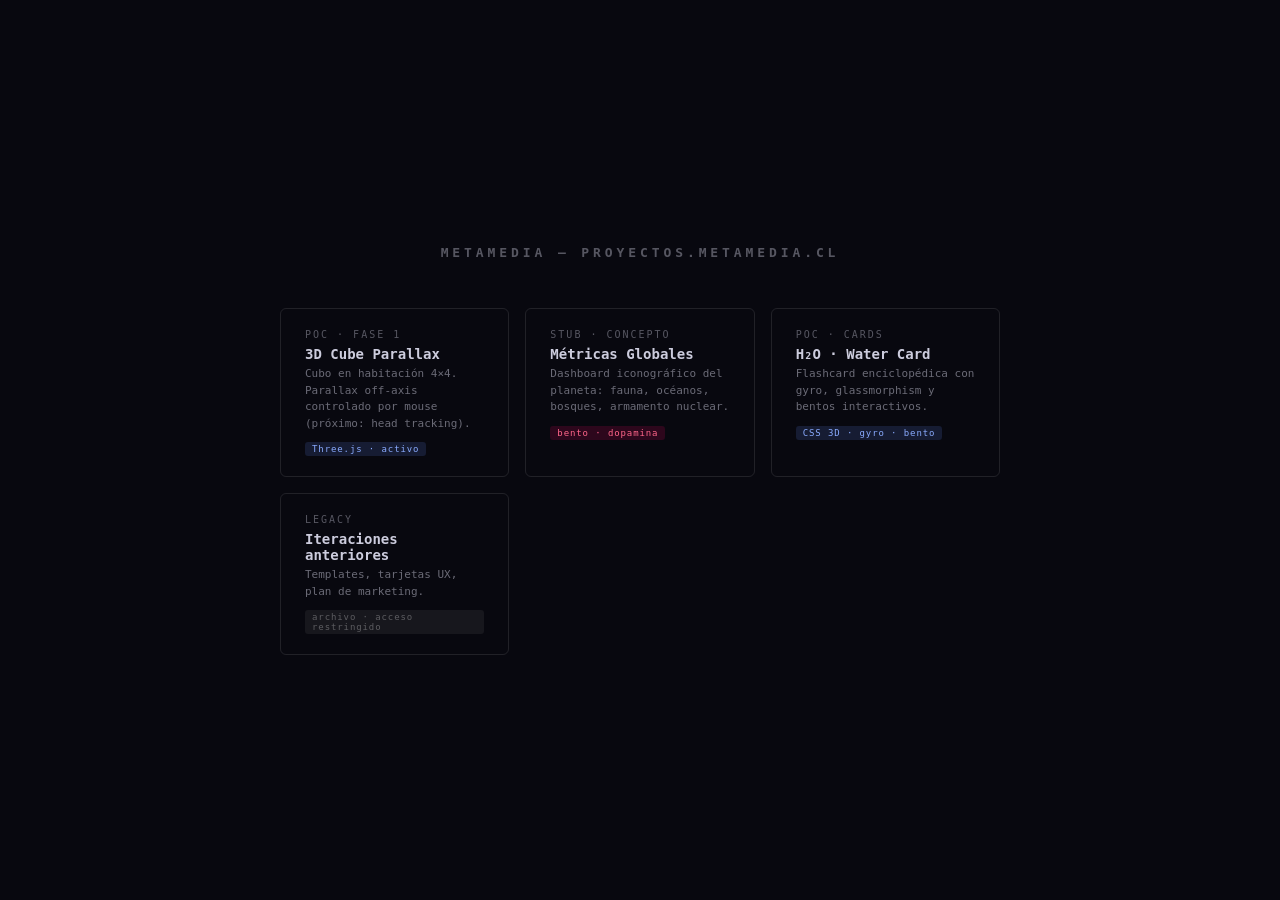
<file: index.html>
<!DOCTYPE html>
<html lang="es">
<head>
  <meta charset="UTF-8" />
  <meta name="viewport" content="width=device-width, initial-scale=1.0" />
  <title>Metamedia</title>
  <style>
    * { margin: 0; padding: 0; box-sizing: border-box; }
    body {
      background: #08080f;
      color: #ccd;
      font-family: monospace;
      min-height: 100vh;
      display: flex;
      flex-direction: column;
      align-items: center;
      justify-content: center;
      gap: 48px;
    }
    h1 { font-size: 13px; letter-spacing: 0.3em; opacity: 0.4; text-transform: uppercase; }
    .grid {
      display: grid;
      grid-template-columns: repeat(auto-fit, minmax(220px, 1fr));
      gap: 16px;
      width: min(720px, 90vw);
    }
    .card {
      display: block;
      border: 1px solid rgba(255,255,255,0.1);
      border-radius: 6px;
      padding: 20px 24px;
      text-decoration: none;
      color: inherit;
      transition: border-color 0.2s, background 0.2s;
      cursor: pointer;
    }
    .card:hover { border-color: rgba(100,140,255,0.5); background: rgba(100,140,255,0.05); }
    .card-label { font-size: 10px; letter-spacing: 0.2em; opacity: 0.4; margin-bottom: 6px; }
    .card-title  { font-size: 14px; font-weight: bold; }
    .card-desc   { font-size: 11px; opacity: 0.5; margin-top: 4px; line-height: 1.5; }
    .tag {
      display: inline-block;
      font-size: 9px;
      letter-spacing: 0.1em;
      padding: 2px 7px;
      border-radius: 3px;
      margin-top: 10px;
      background: rgba(100,140,255,0.15);
      color: #8aabff;
    }
    .tag.legacy  { background: rgba(255,255,255,0.06); color: rgba(255,255,255,0.3); }
    .tag.metrics { background: rgba(255,0,102,0.15);   color: #ff668a; }

    /* Password modal */
    #pw-overlay {
      display: none;
      position: fixed;
      inset: 0;
      background: rgba(0,0,0,0.85);
      backdrop-filter: blur(6px);
      align-items: center;
      justify-content: center;
      z-index: 100;
    }
    #pw-overlay.open { display: flex; }
    #pw-box {
      background: #0f0f18;
      border: 1px solid rgba(255,255,255,0.12);
      border-radius: 8px;
      padding: 32px 36px;
      width: min(340px, 90vw);
      display: flex;
      flex-direction: column;
      gap: 16px;
    }
    #pw-box p { font-size: 11px; opacity: 0.5; letter-spacing: 0.1em; text-transform: uppercase; }
    #pw-input {
      background: rgba(255,255,255,0.04);
      border: 1px solid rgba(255,255,255,0.1);
      border-radius: 4px;
      padding: 10px 14px;
      color: #ccd;
      font-family: monospace;
      font-size: 14px;
      outline: none;
      width: 100%;
      letter-spacing: 0.1em;
    }
    #pw-input:focus { border-color: rgba(100,140,255,0.4); }
    #pw-input.error { border-color: rgba(255,80,80,0.5); animation: shake 0.3s ease; }
    @keyframes shake {
      0%,100% { transform: translateX(0); }
      25%      { transform: translateX(-6px); }
      75%      { transform: translateX(6px); }
    }
    #pw-actions { display: flex; gap: 10px; justify-content: flex-end; }
    .btn {
      font-family: monospace;
      font-size: 11px;
      letter-spacing: 0.1em;
      padding: 8px 16px;
      border-radius: 4px;
      border: 1px solid rgba(255,255,255,0.1);
      background: transparent;
      color: #ccd;
      cursor: pointer;
      text-transform: uppercase;
    }
    .btn:hover { background: rgba(255,255,255,0.05); }
    .btn.accent { background: rgba(100,140,255,0.2); border-color: rgba(100,140,255,0.4); color: #8aabff; }
    .btn.accent:hover { background: rgba(100,140,255,0.3); }
  </style>
</head>
<body>

  <h1>Metamedia — proyectos.metamedia.cl</h1>

  <div class="grid">

    <a class="card" href="./poc/3d-cube-parallax/index.html">
      <div class="card-label">POC · FASE 1</div>
      <div class="card-title">3D Cube Parallax</div>
      <div class="card-desc">Cubo en habitación 4×4. Parallax off-axis controlado por mouse (próximo: head tracking).</div>
      <span class="tag">Three.js · activo</span>
    </a>

    <a class="card" href="./metrics-dashboard/index.html">
      <div class="card-label">STUB · CONCEPTO</div>
      <div class="card-title">Métricas Globales</div>
      <div class="card-desc">Dashboard iconográfico del planeta: fauna, océanos, bosques, armamento nuclear.</div>
      <span class="tag metrics">bento · dopamina</span>
    </a>

    <a class="card" href="./poc/water-cards/index.html">
      <div class="card-label">POC · CARDS</div>
      <div class="card-title">H₂O · Water Card</div>
      <div class="card-desc">Flashcard enciclopédica con gyro, glassmorphism y bentos interactivos.</div>
      <span class="tag">CSS 3D · gyro · bento</span>
    </a>

    <div class="card" id="legacy-card">
      <div class="card-label">LEGACY</div>
      <div class="card-title">Iteraciones anteriores</div>
      <div class="card-desc">Templates, tarjetas UX, plan de marketing.</div>
      <span class="tag legacy">archivo · acceso restringido</span>
    </div>

  </div>

  <!-- Password modal -->
  <div id="pw-overlay">
    <div id="pw-box">
      <p>Acceso restringido — contraseña</p>
      <input id="pw-input" type="password" placeholder="••••••••••" autocomplete="off" />
      <div id="pw-actions">
        <button class="btn" id="pw-cancel">Cancelar</button>
        <button class="btn accent" id="pw-ok">Entrar</button>
      </div>
    </div>
  </div>

  <script>
    const HASH = '1b19aeea5c9ef8628a34c58e6f5e72e2f4cf9cbf'; // sha1("metamedia")

    async function sha1(str) {
      const buf = await crypto.subtle.digest('SHA-1', new TextEncoder().encode(str));
      return Array.from(new Uint8Array(buf)).map(b => b.toString(16).padStart(2, '0')).join('');
    }

    const overlay   = document.getElementById('pw-overlay');
    const input     = document.getElementById('pw-input');
    const btnOk     = document.getElementById('pw-ok');
    const btnCancel = document.getElementById('pw-cancel');

    document.getElementById('legacy-card').addEventListener('click', () => {
      overlay.classList.add('open');
      input.value = '';
      input.classList.remove('error');
      setTimeout(() => input.focus(), 80);
    });

    async function tryEnter() {
      const hash = await sha1(input.value.trim());
      if (hash === HASH) {
        overlay.classList.remove('open');
        window.location.href = './web/index.html';
      } else {
        input.classList.add('error');
        setTimeout(() => input.classList.remove('error'), 400);
        input.select();
      }
    }

    btnOk.addEventListener('click', tryEnter);
    btnCancel.addEventListener('click', () => overlay.classList.remove('open'));
    input.addEventListener('keydown', e => { if (e.key === 'Enter') tryEnter(); });
    overlay.addEventListener('click', e => { if (e.target === overlay) overlay.classList.remove('open'); });
  </script>

</body>
</html>
</file>
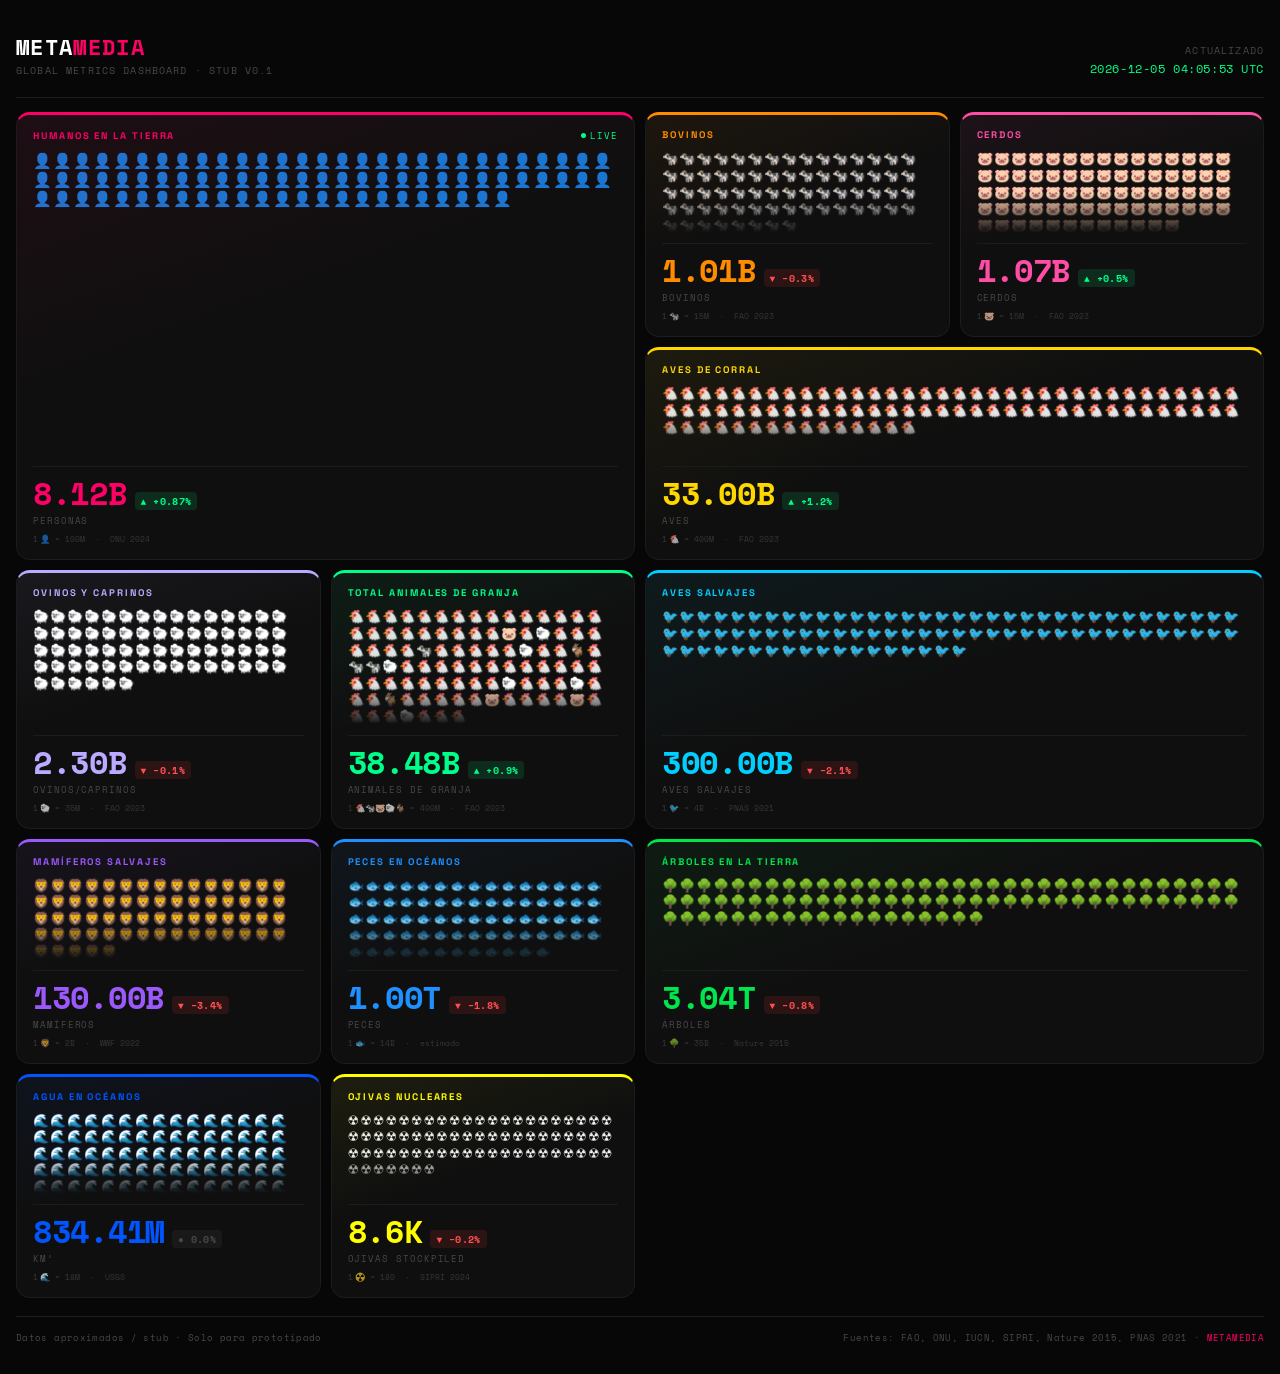
<file: metrics-dashboard/index.html>
<!DOCTYPE html>
<html lang="es">
<head>
  <meta charset="UTF-8">
  <meta name="viewport" content="width=device-width, initial-scale=1.0">
  <title>Metamedia — Métricas Globales</title>
  <link rel="preconnect" href="https://fonts.googleapis.com">
  <link rel="preconnect" href="https://fonts.gstatic.com" crossorigin>
  <link href="https://fonts.googleapis.com/css2?family=Space+Mono:wght@400;700&family=Space+Grotesk:wght@400;500;700;800&display=swap" rel="stylesheet">
  <style>
    *, *::before, *::after { margin: 0; padding: 0; box-sizing: border-box; }

    :root {
      --bg: #070707;
      --surface: #0f0f0f;
      --border: #1c1c1c;
      --text: #f0f0f0;
      --muted: #484848;
      --font-mono: 'Space Mono', 'Courier New', monospace;
      --font-sans: 'Space Grotesk', system-ui, sans-serif;
    }

    body {
      background: var(--bg);
      color: var(--text);
      font-family: var(--font-sans);
      min-height: 100vh;
      padding: 16px;
      max-width: 1440px;
      margin: 0 auto;
    }

    /* ─── HEADER ──────────────────────────────── */
    header {
      display: flex;
      justify-content: space-between;
      align-items: flex-end;
      padding: 20px 0 20px;
      border-bottom: 1px solid var(--border);
      margin-bottom: 14px;
      flex-wrap: wrap;
      gap: 10px;
    }

    .logo {
      font-family: var(--font-mono);
      font-weight: 700;
      font-size: clamp(1rem, 3vw, 1.4rem);
      letter-spacing: 0.06em;
      color: #fff;
      line-height: 1;
    }
    .logo em { color: #FF0066; font-style: normal; }

    .header-right { text-align: right; }

    .header-sub {
      font-family: var(--font-mono);
      font-size: 0.6rem;
      color: var(--muted);
      letter-spacing: 0.12em;
      text-transform: uppercase;
    }
    #clock {
      font-family: var(--font-mono);
      font-size: 0.72rem;
      color: #00FF88;
      margin-top: 3px;
      letter-spacing: 0.05em;
    }

    /* ─── BENTO GRID ──────────────────────────── */
    .bento {
      display: grid;
      grid-template-columns: 1fr;
      grid-auto-rows: minmax(200px, auto);
      gap: 10px;
    }

    @media (min-width: 580px) {
      .bento { grid-template-columns: repeat(2, 1fr); }
      .c2 { grid-column: span 2; }
    }

    @media (min-width: 960px) {
      .bento { grid-template-columns: repeat(4, 1fr); }
      .c2 { grid-column: span 2; }
      .r2 { grid-row: span 2; }
    }

    /* ─── CARD ────────────────────────────────── */
    .card {
      --accent: #FF0066;
      background: var(--surface);
      border: 1px solid var(--border);
      border-top: 3px solid var(--accent);
      border-radius: 14px;
      padding: 14px 16px 14px;
      display: flex;
      flex-direction: column;
      gap: 10px;
      overflow: hidden;
      position: relative;
      cursor: default;
      transition: transform 0.15s ease, box-shadow 0.15s ease;
      animation: cardIn 0.5s ease-out both;
    }

    .card:hover {
      transform: translateY(-2px);
      box-shadow: 0 8px 32px -8px color-mix(in srgb, var(--accent) 30%, transparent);
    }

    /* Top glow tint */
    .card::after {
      content: '';
      position: absolute;
      inset: 0;
      background: linear-gradient(160deg,
        color-mix(in srgb, var(--accent) 6%, transparent) 0%,
        transparent 45%);
      pointer-events: none;
      border-radius: 13px;
    }

    @keyframes cardIn {
      from { opacity: 0; transform: translateY(10px); }
      to   { opacity: 1; transform: translateY(0); }
    }

    /* ─── CARD HEADER ─────────────────────────── */
    .card-header {
      display: flex;
      justify-content: space-between;
      align-items: center;
      position: relative;
      z-index: 2;
    }

    .card-label {
      font-size: 0.6rem;
      font-weight: 700;
      letter-spacing: 0.2em;
      text-transform: uppercase;
      color: var(--accent);
    }

    .live-badge {
      display: inline-flex;
      align-items: center;
      gap: 4px;
      font-family: var(--font-mono);
      font-size: 0.55rem;
      color: #00FF88;
      letter-spacing: 0.12em;
    }
    .live-badge .dot {
      width: 5px; height: 5px;
      border-radius: 50%;
      background: #00FF88;
      animation: pulse 1.4s infinite;
    }
    @keyframes pulse {
      0%, 100% { opacity: 1; transform: scale(1); }
      50%       { opacity: 0.25; transform: scale(0.8); }
    }

    /* ─── ICON VISUALIZATION ──────────────────── */
    .icon-viz {
      flex: 1;
      display: flex;
      flex-wrap: wrap;
      gap: 1px;
      align-content: flex-start;
      overflow: hidden;
      position: relative;
      min-height: 70px;
    }

    /* Fade out at bottom */
    .icon-viz::after {
      content: '';
      position: absolute;
      bottom: 0; left: 0; right: 0;
      height: 40px;
      background: linear-gradient(to bottom,
        transparent,
        var(--surface));
      pointer-events: none;
    }

    .icon-unit {
      font-size: 13px;
      line-height: 1.2;
      user-select: none;
    }

    /* Large cards get slightly bigger icons */
    .r2 .icon-unit { font-size: 15px; }

    /* ─── METRIC BLOCK (brutalista / bolsa) ───── */
    .metric-block {
      border-top: 1px solid var(--border);
      padding-top: 10px;
      position: relative;
      z-index: 2;
    }

    .metric-row {
      display: flex;
      align-items: baseline;
      gap: 8px;
      flex-wrap: wrap;
    }

    .metric-value {
      font-family: var(--font-mono);
      font-size: clamp(1.3rem, 4vw, 2rem);
      font-weight: 700;
      color: var(--accent);
      letter-spacing: -0.04em;
      line-height: 1;
      font-variant-numeric: tabular-nums;
    }

    .metric-delta {
      font-family: var(--font-mono);
      font-size: 0.6rem;
      font-weight: 700;
      padding: 2px 6px;
      border-radius: 4px;
      letter-spacing: 0.04em;
    }
    .d-up   { background: rgba(0,255,136,0.12); color: #00FF88; }
    .d-down { background: rgba(255,60,60,0.12);  color: #FF5050; }
    .d-flat { background: rgba(120,120,120,0.1); color: var(--muted); }

    .metric-unit {
      font-family: var(--font-mono);
      font-size: 0.58rem;
      color: var(--muted);
      text-transform: uppercase;
      letter-spacing: 0.1em;
      margin-top: 4px;
    }

    .icon-scale {
      font-family: var(--font-mono);
      font-size: 0.52rem;
      color: var(--muted);
      margin-top: 6px;
      opacity: 0.7;
    }

    /* ─── FOOTER ──────────────────────────────── */
    footer {
      margin-top: 18px;
      padding: 14px 0;
      border-top: 1px solid var(--border);
      display: flex;
      justify-content: space-between;
      align-items: center;
      flex-wrap: wrap;
      gap: 8px;
    }
    .footer-txt {
      font-family: var(--font-mono);
      font-size: 0.58rem;
      color: var(--muted);
      letter-spacing: 0.04em;
    }
    .footer-txt em { color: #FF0066; font-style: normal; }
  </style>
</head>
<body>

<header>
  <div>
    <div class="logo">META<em>MEDIA</em></div>
    <div class="header-sub" style="margin-top:5px;">Global Metrics Dashboard · stub v0.1</div>
  </div>
  <div class="header-right">
    <div class="header-sub">Actualizado</div>
    <div id="clock">—</div>
  </div>
</header>

<main class="bento" id="bento"></main>

<footer>
  <span class="footer-txt">Datos aproximados / stub · Solo para prototipado</span>
  <span class="footer-txt">Fuentes: FAO, ONU, IUCN, SIPRI, Nature 2015, PNAS 2021 · <em>METAMEDIA</em></span>
</footer>

<script>
// ─── MOCK DATA ─────────────────────────────────────────────────────────────
const METRICS = [
  {
    id: 'humans',
    label: 'Humanos en la Tierra',
    icon: '👤',
    value: 8_119_000_000,
    unit: 'personas',
    color: '#FF0066',
    unitsPerIcon: 100_000_000,   // 1 icon = 100M → ~81 icons
    span: 2, tall: true,
    live: true, liveRate: 4.5,   // net births/sec
    delta: { dir: 'up',   pct: '+0.87%' },
    source: 'ONU 2024',
  },
  {
    id: 'cattle',
    label: 'Bovinos',
    icon: '🐄',
    value: 1_008_000_000,
    unit: 'bovinos',
    color: '#FF8C00',
    unitsPerIcon: 15_000_000,
    delta: { dir: 'down', pct: '−0.3%' },
    source: 'FAO 2023',
  },
  {
    id: 'pigs',
    label: 'Cerdos',
    icon: '🐷',
    value: 1_070_000_000,
    unit: 'cerdos',
    color: '#FF4DA6',
    unitsPerIcon: 15_000_000,
    delta: { dir: 'up',   pct: '+0.5%' },
    source: 'FAO 2023',
  },
  {
    id: 'poultry',
    label: 'Aves de Corral',
    icon: '🐔',
    value: 33_000_000_000,
    unit: 'aves',
    color: '#FFD700',
    unitsPerIcon: 400_000_000,
    span: 2,
    delta: { dir: 'up',   pct: '+1.2%' },
    source: 'FAO 2023',
  },
  {
    id: 'sheep',
    label: 'Ovinos y Caprinos',
    icon: '🐑',
    value: 2_300_000_000,
    unit: 'ovinos/caprinos',
    color: '#BBAAFF',
    unitsPerIcon: 35_000_000,
    delta: { dir: 'down', pct: '−0.1%' },
    source: 'FAO 2023',
  },
  {
    id: 'farm',
    label: 'Total Animales de Granja',
    multiIcon: true,
    icons: [
      { emoji: '🐔', value: 33_000_000_000 },
      { emoji: '🐄', value: 1_008_000_000 },
      { emoji: '🐷', value: 1_070_000_000 },
      { emoji: '🐑', value: 2_300_000_000 },
      { emoji: '🐐', value: 1_100_000_000 },
    ],
    value: 38_478_000_000,
    unit: 'animales de granja',
    color: '#00FF88',
    unitsPerIcon: 400_000_000,
    delta: { dir: 'up',   pct: '+0.9%' },
    source: 'FAO 2023',
  },
  {
    id: 'wild-birds',
    label: 'Aves Salvajes',
    icon: '🐦',
    value: 300_000_000_000,
    unit: 'aves salvajes',
    color: '#00CFFF',
    unitsPerIcon: 3_500_000_000,
    span: 2,
    delta: { dir: 'down', pct: '−2.1%' },
    source: 'PNAS 2021',
  },
  {
    id: 'wild-mammals',
    label: 'Mamíferos Salvajes',
    icon: '🦁',
    value: 130_000_000_000,
    unit: 'mamíferos',
    color: '#9B59FC',
    unitsPerIcon: 2_000_000_000,
    delta: { dir: 'down', pct: '−3.4%' },
    source: 'WWF 2022',
  },
  {
    id: 'fish',
    label: 'Peces en Océanos',
    icon: '🐟',
    value: 1_000_000_000_000,
    unit: 'peces',
    color: '#1E90FF',
    unitsPerIcon: 14_000_000_000,
    delta: { dir: 'down', pct: '−1.8%' },
    source: 'estimado',
  },
  {
    id: 'trees',
    label: 'Árboles en la Tierra',
    icon: '🌳',
    value: 3_040_000_000_000,
    unit: 'árboles',
    color: '#00E64D',
    unitsPerIcon: 35_000_000_000,
    span: 2,
    delta: { dir: 'down', pct: '−0.8%' },
    source: 'Nature 2015',
  },
  {
    id: 'ocean',
    label: 'Agua en Océanos',
    icon: '🌊',
    value: 1_335_000_000,
    unit: 'km³',
    color: '#0055FF',
    unitsPerIcon: 18_000_000,
    delta: { dir: 'flat', pct: '  0.0%' },
    source: 'USGS',
  },
  {
    id: 'nuclear',
    label: 'Ojivas Nucleares',
    icon: '☢️',
    value: 12_512,
    unit: 'ojivas stockpiled',
    color: '#FFFF00',
    unitsPerIcon: 180,
    delta: { dir: 'down', pct: '−0.2%' },
    source: 'SIPRI 2024',
  },
];

// ─── FORMATTERS ────────────────────────────────────────────────────────────
function fmtShort(n) {
  if (n >= 1e12) return (n / 1e12).toFixed(2) + 'T';
  if (n >= 1e9)  return (n / 1e9).toFixed(2)  + 'B';
  if (n >= 1e6)  return (n / 1e6).toFixed(2)  + 'M';
  if (n >= 1e3)  return (n / 1e3).toFixed(1)  + 'K';
  return Math.round(n).toLocaleString('es-CL');
}

function fmtScale(n) {
  if (n >= 1e12) return (n / 1e12).toFixed(0) + 'T';
  if (n >= 1e9)  return (n / 1e9).toFixed(0)  + 'B';
  if (n >= 1e6)  return (n / 1e6).toFixed(0)  + 'M';
  if (n >= 1e3)  return (n / 1e3).toFixed(0)  + 'K';
  return n.toString();
}

// ─── ICON GRID ─────────────────────────────────────────────────────────────
function shuffle(arr) {
  for (let i = arr.length - 1; i > 0; i--) {
    const j = Math.floor(Math.random() * (i + 1));
    [arr[i], arr[j]] = [arr[j], arr[i]];
  }
  return arr;
}

function buildIcons(metric) {
  const MAX = 160;
  const count = Math.min(MAX, Math.max(1, Math.ceil(metric.value / metric.unitsPerIcon)));

  if (metric.multiIcon) {
    const total = metric.icons.reduce((s, ic) => s + ic.value, 0);
    const icons = [];
    let used = 0;
    metric.icons.forEach((ic, idx) => {
      const share = idx < metric.icons.length - 1
        ? Math.round((ic.value / total) * count)
        : count - used;
      for (let i = 0; i < Math.max(0, share); i++) icons.push(ic.emoji);
      used += share;
    });
    return shuffle(icons).map(e => `<span class="icon-unit">${e}</span>`).join('');
  }

  return Array(count).fill(`<span class="icon-unit">${metric.icon}</span>`).join('');
}

// ─── CARD BUILDER ──────────────────────────────────────────────────────────
function buildCard(metric, idx) {
  const card = document.createElement('div');
  card.className = 'card';
  card.style.cssText = `--accent:${metric.color}; animation-delay:${(idx * 0.055).toFixed(2)}s`;
  if (metric.span === 2) card.classList.add('c2');
  if (metric.tall) card.classList.add('r2');

  const dClass = { up: 'd-up', down: 'd-down', flat: 'd-flat' }[metric.delta.dir];
  const dSym   = { up: '▲', down: '▼', flat: '●' }[metric.delta.dir];

  const iconLabel = metric.multiIcon
    ? metric.icons.map(i => i.emoji).join('')
    : metric.icon;

  card.innerHTML = `
    <div class="card-header">
      <span class="card-label">${metric.label}</span>
      ${metric.live ? '<span class="live-badge"><span class="dot"></span>LIVE</span>' : ''}
    </div>
    <div class="icon-viz" id="viz-${metric.id}">${buildIcons(metric)}</div>
    <div class="metric-block">
      <div class="metric-row">
        <span class="metric-value"
              id="val-${metric.id}"
              data-target="${metric.value}"
              data-live="${metric.live || false}"
              data-rate="${metric.liveRate || 0}">0</span>
        <span class="metric-delta ${dClass}">${dSym} ${metric.delta.pct}</span>
      </div>
      <div class="metric-unit">${metric.unit}</div>
      <div class="icon-scale">
        1&thinsp;${iconLabel} = ${fmtScale(metric.unitsPerIcon)} &nbsp;·&nbsp; ${metric.source}
      </div>
    </div>
  `;
  return card;
}

// ─── COUNTER ANIMATION ─────────────────────────────────────────────────────
function animateCount(el, target, duration) {
  const t0 = performance.now();
  const isLive = el.dataset.live === 'true';
  const rate   = parseFloat(el.dataset.rate) || 0;

  function tick(now) {
    const p = Math.min((now - t0) / duration, 1);
    const ease = 1 - Math.pow(1 - p, 3);               // ease-out cubic
    el.textContent = fmtShort(target * ease);
    if (p < 1) {
      requestAnimationFrame(tick);
    } else {
      el.textContent = fmtShort(target);
      if (isLive) startLive(el, target, rate);
    }
  }
  requestAnimationFrame(tick);
}

function startLive(el, base, rate) {
  const epoch = performance.now();
  setInterval(() => {
    const delta = ((performance.now() - epoch) / 1000) * rate;
    el.textContent = fmtShort(base + delta);
  }, 800);
}

// ─── CLOCK ─────────────────────────────────────────────────────────────────
function updateClock() {
  const s = new Date().toISOString().replace('T', ' ').slice(0, 19);
  document.getElementById('clock').textContent = s + ' UTC';
}

// ─── INIT ───────────────────────────────────────────────────────────────────
const bento = document.getElementById('bento');
METRICS.forEach((m, i) => bento.appendChild(buildCard(m, i)));

const observer = new IntersectionObserver(entries => {
  entries.forEach(entry => {
    if (!entry.isIntersecting) return;
    const el = entry.target.querySelector('[data-target]');
    if (el && !el._done) {
      el._done = true;
      const dur = 1000 + Math.random() * 600;
      animateCount(el, parseInt(el.dataset.target, 10), dur);
    }
  });
}, { threshold: 0.15 });

document.querySelectorAll('.card').forEach(c => observer.observe(c));

updateClock();
setInterval(updateClock, 1000);
</script>
</body>
</html>
</file>
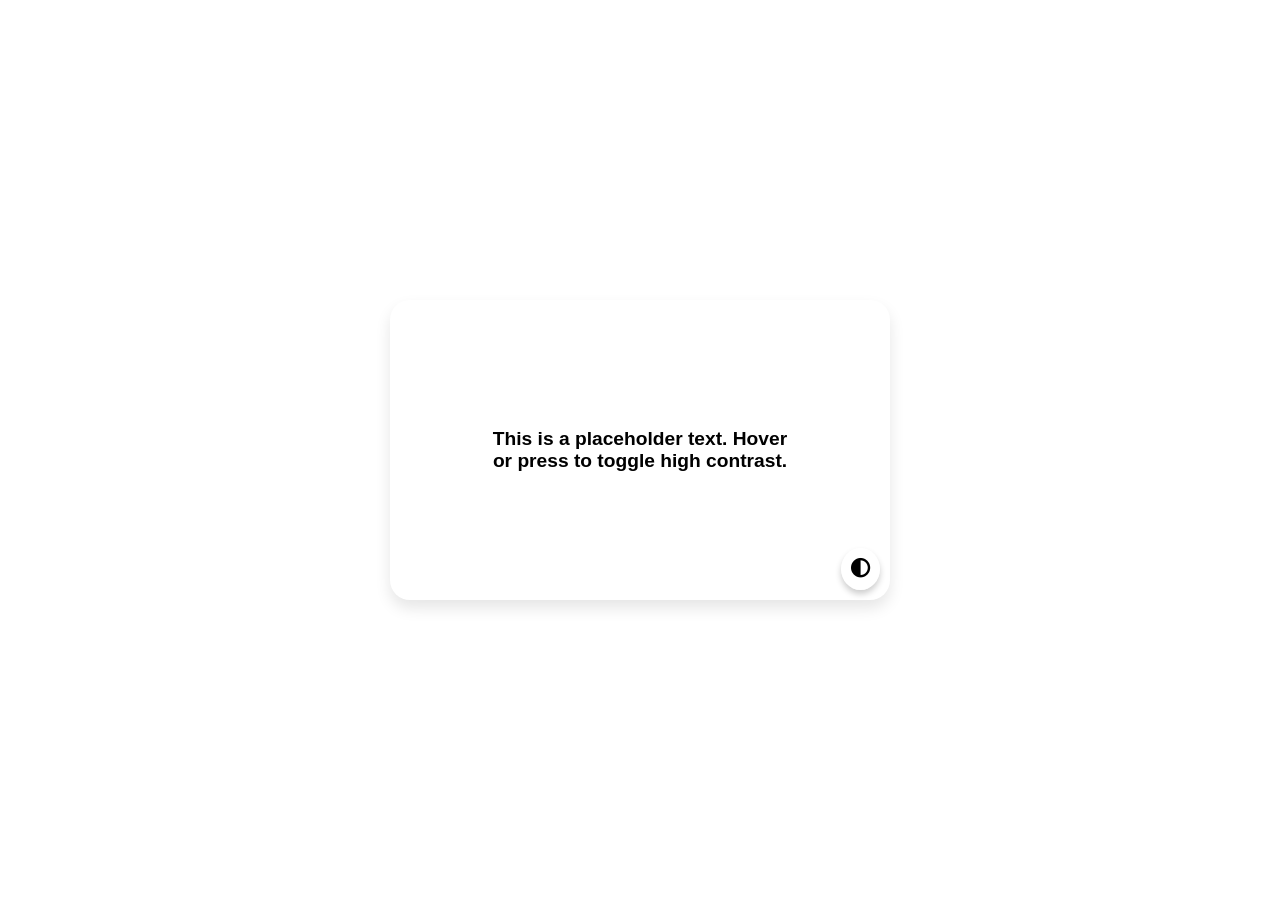
<file: tarjetas-ux-accesibilidad/index.html>
<!DOCTYPE html>
<html lang="en">
<head>
  <meta charset="UTF-8">
  <meta name="viewport" content="width=device-width, initial-scale=1.0">
  <title>Interactive Card</title>
  <link href="https://cdnjs.cloudflare.com/ajax/libs/font-awesome/6.0.0-beta3/css/all.min.css" rel="stylesheet">
  <link rel="stylesheet" href="styles.css">
  <style>
    body {
      margin: 0;
      padding: 0;
      display: flex;
      justify-content: center;
      align-items: center;
      height: 100vh;
      background: url('https://upload.wikimedia.org/wikipedia/commons/8/82/Marc%2C_Franz_-_Blue_Horse_I_-_Google_Art_Project.jpg') no-repeat center center/cover;
      font-family: Arial, sans-serif;
    }

    .card {
      position: relative;
      width: 80%;
      max-width: 500px;
      height: 300px;
      display: flex;
      justify-content: center;
      align-items: center;
      border-radius: 20px;
      overflow: hidden;
      box-shadow: 0 8px 15px rgba(0, 0, 0, 0.1);
    }

    .text-box {
      position: absolute;
      width: 60%;
      height: 30%;
      background: rgba(255, 255, 255, 0.2);
      border-radius: 20px;
      backdrop-filter: blur(10px);
      display: flex;
      justify-content: center;
      align-items: center;
      text-align: center;
      color: #000;
      font-weight: 900;
      font-size: 1.2rem;
      padding: 40px;
      transition: background 0.3s ease, color 0.3s ease;
    }

    .text-box:hover,
    .text-box:active {
      background: var(--contrast-bg, #000);
      color: var(--contrast-color, #fff);
    }

    .toggle-mode {
      position: absolute;
      bottom: 10px;
      right: 10px;
      background: rgba(255, 255, 255, 0.6);
      border: none;
      border-radius: 50%;
      padding: 10px;
      cursor: pointer;
      font-size: 1.2rem;
      box-shadow: 0 4px 6px rgba(0, 0, 0, 0.2);
      transition: background 0.3s ease;
    }

    .toggle-mode:hover {
      background: rgba(255, 255, 255, 1);
    }
  </style>
</head>
<body>
  <div class="card">
    <div class="text-box" id="text-box">
      <p>This is a placeholder text. Hover or press to toggle high contrast.</p>
    </div>
    <button class="toggle-mode" id="toggle-mode">
      <i class="fas fa-adjust"></i>
    </button>
  </div>
  <script>
    const textBox = document.getElementById('text-box');
    const toggleModeButton = document.getElementById('toggle-mode');
    let isDarkMode = true;

    toggleModeButton.addEventListener('click', () => {
      isDarkMode = !isDarkMode;
      document.documentElement.style.setProperty('--contrast-bg', isDarkMode ? '#000' : '#fff');
      document.documentElement.style.setProperty('--contrast-color', isDarkMode ? '#fff' : '#000');

      // Update text-box immediately to reflect the mode
      if (isDarkMode) {
        textBox.style.color = '#fff';
      } else {
        textBox.style.color = '#000';
      }
    });

    textBox.addEventListener('mousedown', () => {
      textBox.style.background = getComputedStyle(document.documentElement).getPropertyValue('--contrast-bg');
      textBox.style.color = getComputedStyle(document.documentElement).getPropertyValue('--contrast-color');
    });

    textBox.addEventListener('mouseup', () => {
      textBox.style.background = 'rgba(255, 255, 255, 0.2)';
      textBox.style.color = '#000';
    });
  </script>
</body>
</html>
</file>
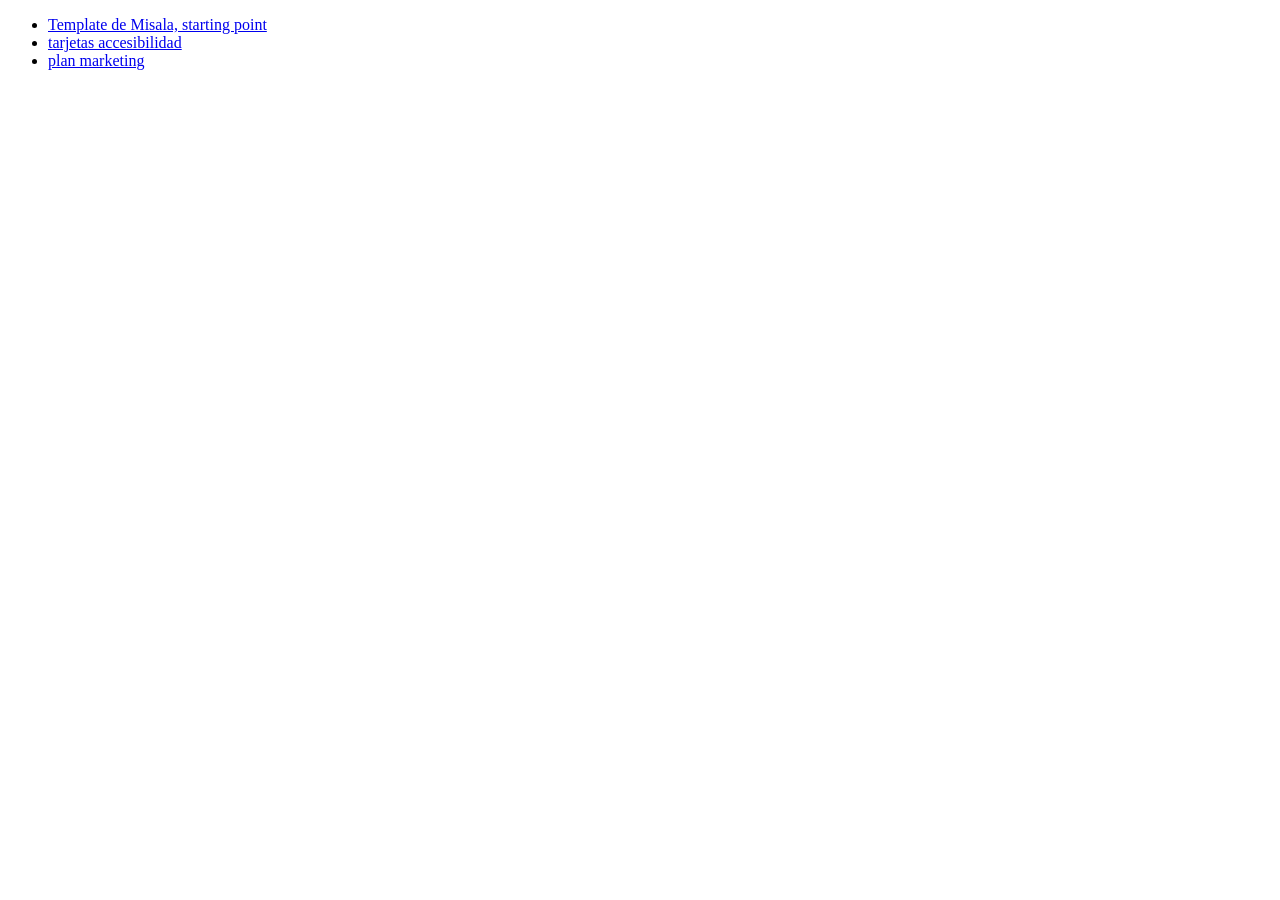
<file: web/index.html>
<!DOCTYPE html>
<html lang="en">
<head>
    <meta charset="UTF-8">
    <meta name="viewport" content="width=device-width, initial-scale=1.0">
    <title>iteraciones</title>
</head>
<body>
    <ul>
        <li><a href="./test-template-2024.10/index.html">Template de Misala, starting point</a></li>
        <li><a href="./tarjetas-ux-accesibilidad/index.html">tarjetas accesibilidad </a></li>
        <li><a href="./tres-puntos/plan-basico/index.html">plan marketing</a></li>
    </ul>
</body>
</html>
</file>
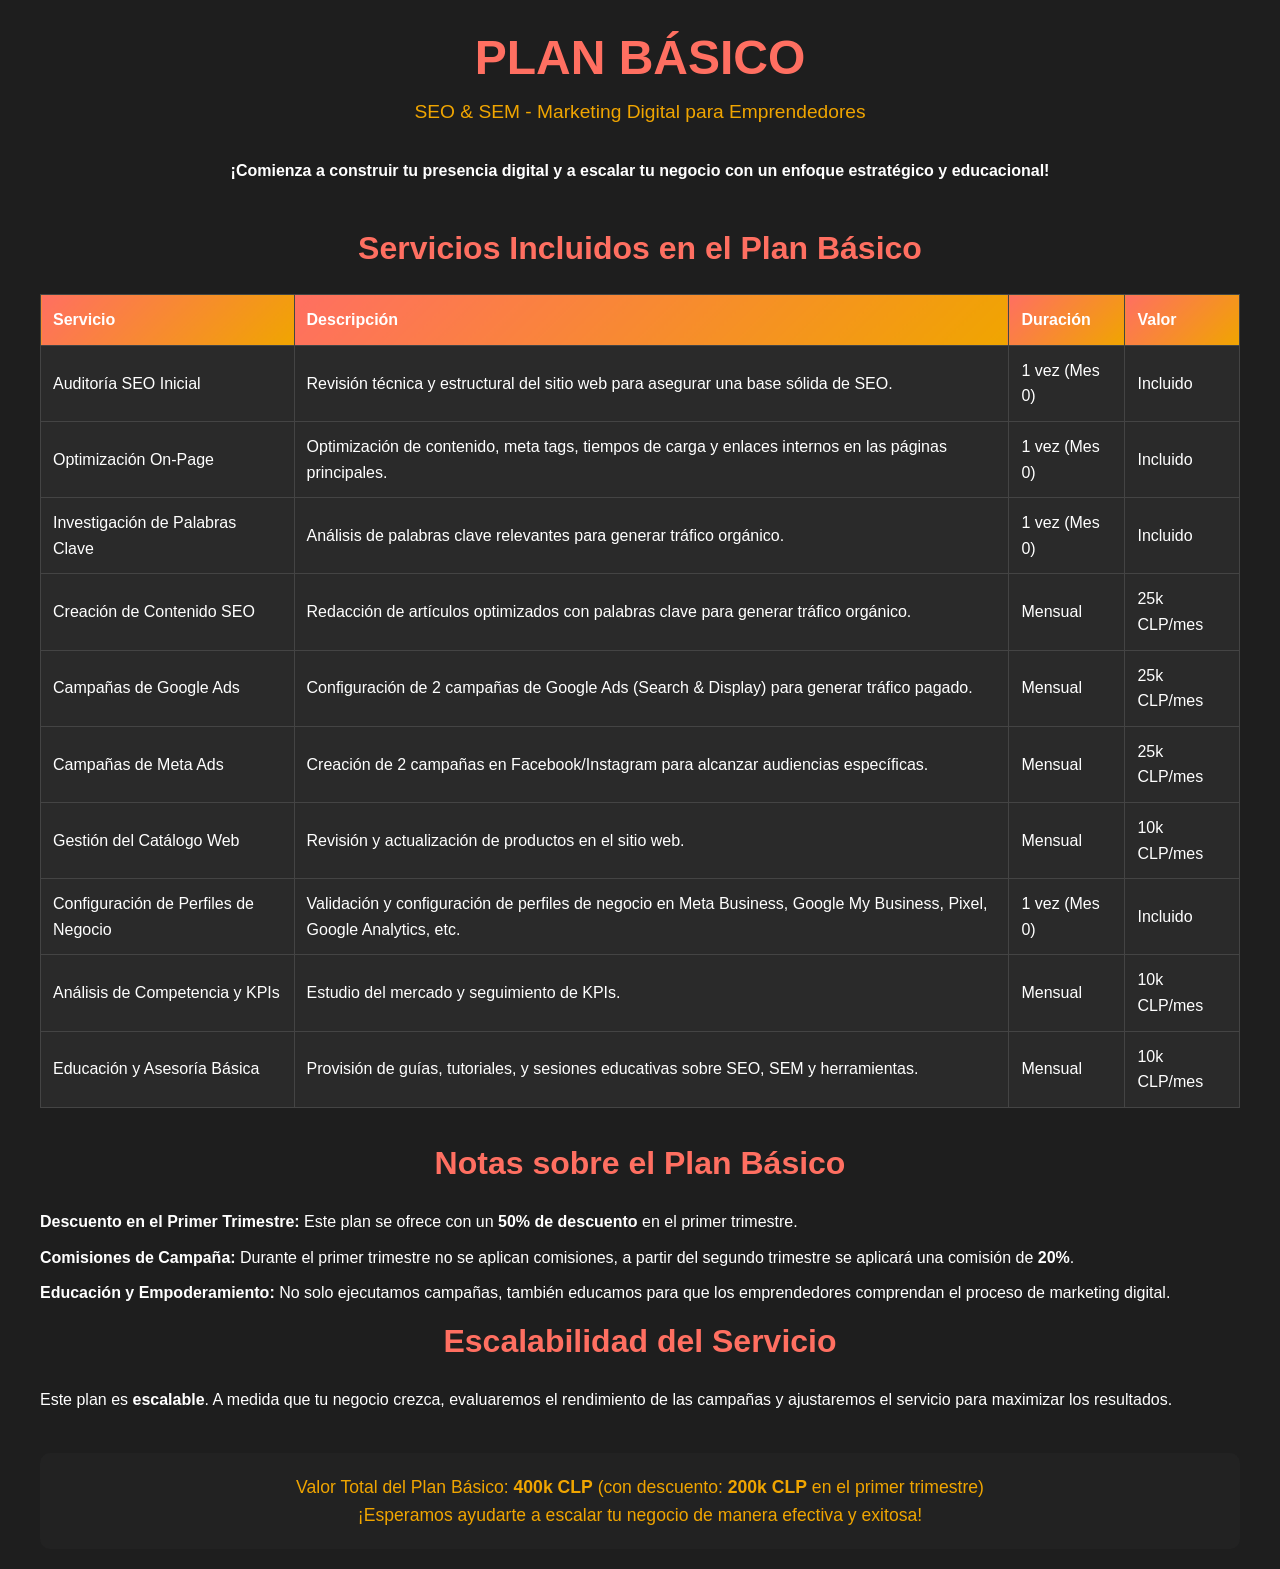
<file: tres-puntos/plan-basico/index.html>
<!DOCTYPE html>
<html lang="es">
<head>
    <meta charset="UTF-8">
    <meta name="viewport" content="width=device-width, initial-scale=1.0">
    <title>Plan Básico - Tres Puntos</title>
    <link rel="stylesheet" href="styles.css">
</head>
<body>
    <div class="container">
        <header class="header">
            <h1>Plan Básico</h1>
            <p class="subtitle">SEO & SEM - Marketing Digital para Emprendedores</p>
        </header>

        <section class="intro">
            <p><strong>¡Comienza a construir tu presencia digital y a escalar tu negocio con un enfoque estratégico y educacional!</strong></p>
        </section>

        <section class="table-section">
            <h2>Servicios Incluidos en el Plan Básico</h2>
            <table class="services-table">
                <thead>
                    <tr>
                        <th>Servicio</th>
                        <th>Descripción</th>
                        <th>Duración</th>
                        <th>Valor</th>
                    </tr>
                </thead>
                <tbody>
                    <tr>
                        <td>Auditoría SEO Inicial</td>
                        <td>Revisión técnica y estructural del sitio web para asegurar una base sólida de SEO.</td>
                        <td>1 vez (Mes 0)</td>
                        <td>Incluido</td>
                    </tr>
                    <tr>
                        <td>Optimización On-Page</td>
                        <td>Optimización de contenido, meta tags, tiempos de carga y enlaces internos en las páginas principales.</td>
                        <td>1 vez (Mes 0)</td>
                        <td>Incluido</td>
                    </tr>
                    <tr>
                        <td>Investigación de Palabras Clave</td>
                        <td>Análisis de palabras clave relevantes para generar tráfico orgánico.</td>
                        <td>1 vez (Mes 0)</td>
                        <td>Incluido</td>
                    </tr>
                    <tr>
                        <td>Creación de Contenido SEO</td>
                        <td>Redacción de artículos optimizados con palabras clave para generar tráfico orgánico.</td>
                        <td>Mensual</td>
                        <td>25k CLP/mes</td>
                    </tr>
                    <tr>
                        <td>Campañas de Google Ads</td>
                        <td>Configuración de 2 campañas de Google Ads (Search & Display) para generar tráfico pagado.</td>
                        <td>Mensual</td>
                        <td>25k CLP/mes</td>
                    </tr>
                    <tr>
                        <td>Campañas de Meta Ads</td>
                        <td>Creación de 2 campañas en Facebook/Instagram para alcanzar audiencias específicas.</td>
                        <td>Mensual</td>
                        <td>25k CLP/mes</td>
                    </tr>
                    <tr>
                        <td>Gestión del Catálogo Web</td>
                        <td>Revisión y actualización de productos en el sitio web.</td>
                        <td>Mensual</td>
                        <td>10k CLP/mes</td>
                    </tr>
                    <tr>
                        <td>Configuración de Perfiles de Negocio</td>
                        <td>Validación y configuración de perfiles de negocio en Meta Business, Google My Business, Pixel, Google Analytics, etc.</td>
                        <td>1 vez (Mes 0)</td>
                        <td>Incluido</td>
                    </tr>
                    <tr>
                        <td>Análisis de Competencia y KPIs</td>
                        <td>Estudio del mercado y seguimiento de KPIs.</td>
                        <td>Mensual</td>
                        <td>10k CLP/mes</td>
                    </tr>
                    <tr>
                        <td>Educación y Asesoría Básica</td>
                        <td>Provisión de guías, tutoriales, y sesiones educativas sobre SEO, SEM y herramientas.</td>
                        <td>Mensual</td>
                        <td>10k CLP/mes</td>
                    </tr>
                </tbody>
            </table>
        </section>

        <section class="notes">
            <h3>Notas sobre el Plan Básico</h3>
            <ul>
                <li><strong>Descuento en el Primer Trimestre:</strong> Este plan se ofrece con un <strong>50% de descuento</strong> en el primer trimestre.</li>
                <li><strong>Comisiones de Campaña:</strong> Durante el primer trimestre no se aplican comisiones, a partir del segundo trimestre se aplicará una comisión de <strong>20%</strong>.</li>
                <li><strong>Educación y Empoderamiento:</strong> No solo ejecutamos campañas, también educamos para que los emprendedores comprendan el proceso de marketing digital.</li>
            </ul>
        </section>

        <section class="scalability">
            <h3>Escalabilidad del Servicio</h3>
            <p>Este plan es <strong>escalable</strong>. A medida que tu negocio crezca, evaluaremos el rendimiento de las campañas y ajustaremos el servicio para maximizar los resultados.</p>
        </section>

        <footer class="footer">
            <p>Valor Total del Plan Básico: <strong>400k CLP</strong> (con descuento: <strong>200k CLP</strong> en el primer trimestre)</p>
            <p>¡Esperamos ayudarte a escalar tu negocio de manera efectiva y exitosa!</p>
        </footer>
    </div>
</body>
</html>
</file>
<file: tarjetas-ux-accesibilidad/styles.css>
body {
    margin: 0;
    padding: 0;
    display: flex;
    justify-content: center;
    align-items: center;
    height: 100vh;
    background: url('https://upload.wikimedia.org/wikipedia/commons/5/56/Vincent_van_Gogh_-_Starry_Night_-_Google_Art_Project.jpg') no-repeat center center/cover;
    font-family: Arial, sans-serif;
  }
  
  .card {
    position: relative;
    width: 80%;
    max-width: 500px;
    height: 300px;
    display: flex;
    justify-content: center;
    align-items: center;
    border-radius: 20px;
    overflow: hidden;
    box-shadow: 0 8px 15px rgba(0, 0, 0, 0.3);
  }
  
  .text-box {
    position: absolute;
    width: 60%;
    height: 30%;
    background: rgba(255, 255, 255, 0.5);
    border-radius: 20px;
    backdrop-filter: blur(10px);
    display: flex;
    justify-content: center;
    align-items: center;
    text-align: center;
    color: #333;
    font-size: 1rem;
    padding: 10px;
    transition: background 0.3s ease, color 0.3s ease;
  }
  
  .text-box:hover,
  .text-box:active {
    background: var(--contrast-bg, #000);
    color: var(--contrast-color, #fff);
  }
  
  .toggle-mode {
    position: absolute;
    bottom: 10px;
    right: 10px;
    background: rgba(255, 255, 255, 0.8);
    border: none;
    border-radius: 50%;
    padding: 10px;
    cursor: pointer;
    font-size: 1.2rem;
    box-shadow: 0 4px 6px rgba(0, 0, 0, 0.2);
    transition: background 0.3s ease;
  }
  
  .toggle-mode:hover {
    background: rgba(255, 255, 255, 1);
  }
</file>
<file: tres-puntos/plan-basico/styles.css>
* {
    margin: 0;
    padding: 0;
    box-sizing: border-box;
}

body {
    font-family: 'Arial', sans-serif;
    background-color: #1e1e1e;
    color: #fff;
    line-height: 1.6;
    padding: 20px;
}

.container {
    max-width: 1200px;
    margin: 0 auto;
}

.header {
    text-align: center;
    margin-bottom: 30px;
}

.header h1 {
    font-size: 3rem;
    color: #ff6f61;
    text-transform: uppercase;
}

.subtitle {
    font-size: 1.2rem;
    color: #f0a500;
}

.intro {
    text-align: center;
    margin-bottom: 40px;
}

.table-section h2,
.notes h3,
.scalability h3 {
    text-align: center;
    color: #ff6f61;
    font-size: 2rem;
    margin-bottom: 20px;
}

.services-table {
    width: 100%;
    border-collapse: collapse;
    margin-bottom: 30px;
}

.services-table th,
.services-table td {
    padding: 12px;
    text-align: left;
    border: 1px solid #444;
}

.services-table th {
    background: linear-gradient(135deg, #ff6f61, #f0a500);
    color: #fff;
}

.services-table td {
    background-color: #2a2a2a;
}

.services-table tr:hover {
    background-color: #444;
}

ul {
    list-style-type: none;
}

ul li {
    margin-bottom: 10px;
}

.footer {
    text-align: center;
    margin-top: 40px;
    padding: 20px;
    background-color: #222;
    border-radius: 10px;
}

.footer p {
    font-size: 1.1rem;
    color: #f0a500;
}

@media (max-width: 768px) {
    .header h1 {
        font-size: 2rem;
    }

    .subtitle {
        font-size: 1rem;
    }

    .services-table th,
    .services-table td {
        font-size: 0.9rem;
    }

    .notes,
    .scalability {
        font-size: 1rem;
    }
}
</file>
